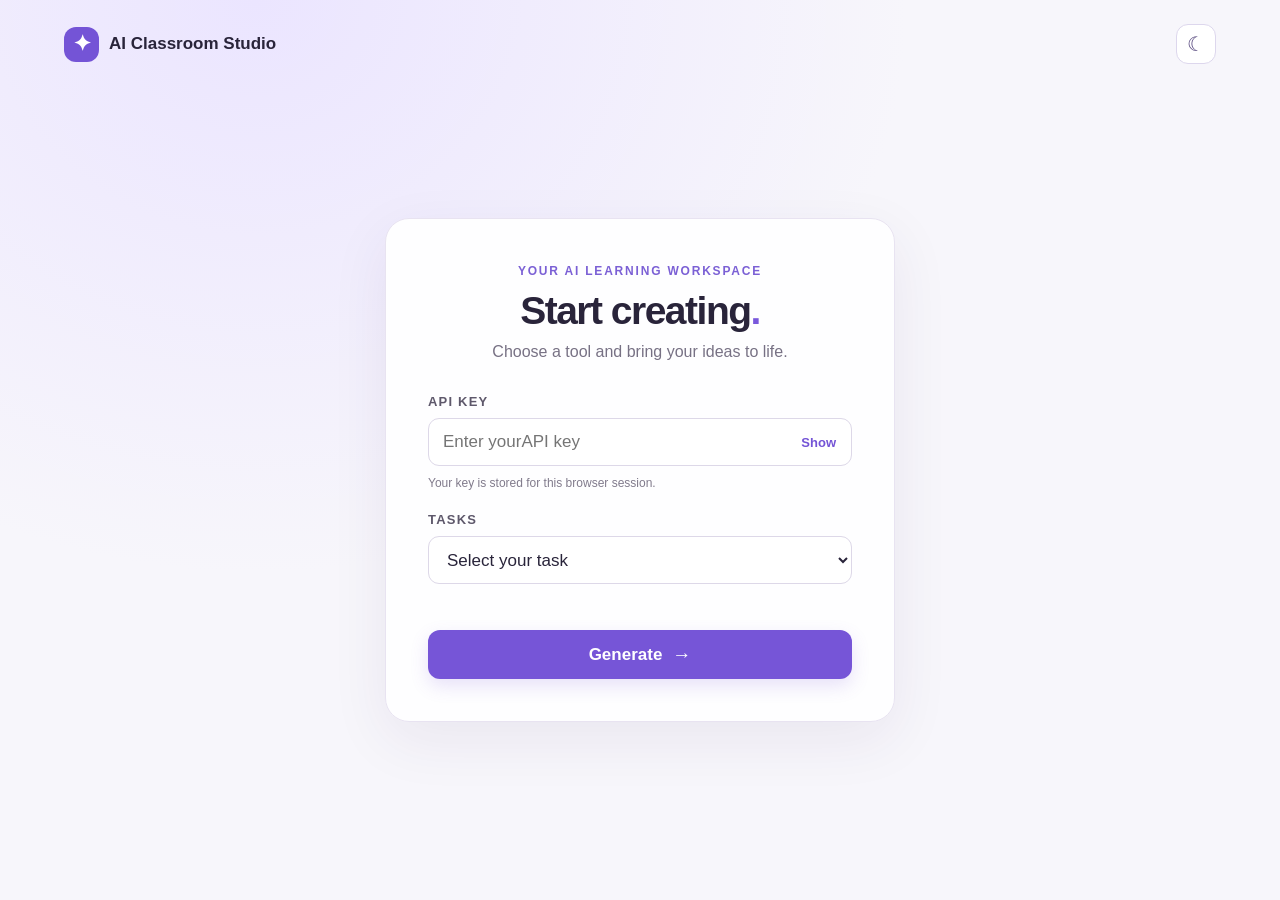
<file: index.html>
<!DOCTYPE html>
<html lang="en">
<head>
    <meta charset="UTF-8">
    <meta name="viewport" content="width=device-width, initial-scale=1.0">
    <meta name="description" content="AI Classroom Studio">
    <title>AI Classroom Studio</title>
    <link rel="stylesheet" href="assets/css/main.css">
    <script src="assets/js/main.js" defer></script>
</head>
<body>
    <div class="page-container">
        <header class="header">
            <a href="./index.html" class="logo">
                <span class="logo-icon">✦</span>
                <span>AI Classroom Studio</span>
            </a>
            <button type="button" class="theme-toggle" id="themeToggle"
                    aria-label="Switch to dark mode">☾</button>
        </header>

        <main class="main-content">
            <section class="card">
                <div class="card-heading">
                    <span class="eyebrow">YOUR AI LEARNING WORKSPACE</span>
                    <h1>Start creating<span class="accent">.</span></h1>
                    <p>Choose a tool and bring your ideas to life.</p>
                </div>

                <form id="launchForm" novalidate>
                    <div class="form-group">
                        <label for="apiKey">API KEY</label>
                        <div class="input-container">
                            <input type="password" id="apiKey"
                                   placeholder="Enter yourAPI key"
                                   autocomplete="off" required>
                            <button type="button" id="toggleKey"
                                    class="show-key">Show</button>
                        </div>
                        <small class="hint">Your key is stored for this browser session.</small>
                    </div>

                    <div class="form-group">
                        <label for="taskSelect">TASKS</label>
                        <div class="select-container">
                            <select id="taskSelect" name="task" required>
                                <option value="" selected disabled>Select your task</option>
                                <option value="1">AI Resume Builder</option>
                                <option value="2">AI-Powered Notes Generator</option>
                                <option value="3">AI Presentation Generator</option>
                                <option value="4">AI Mind Map Generator</option>
                                <option value="5">Google Sheets as Backend</option>
                                <option value="6">AI Quiz Generator</option>
                                <option value="7">AI Subject Doubt-Solving Chatbot</option>
                                <option value="8">AI Flashcard Generator</option>
                                <option value="9">AI Study Planner</option>
                                <option value="10">AI Notes Summarizer from Photos</option>
                            </select>
                        </div>
                    </div>

                    <p id="errorMessage" class="error-message"
                       role="alert" aria-live="polite"></p>

                    <button type="submit" id="generateBtn"
                            class="generate-button">
                        <span>Generate</span>
                        <span class="arrow">→</span>
                    </button>
                </form>
            </section>
        </main>

        <footer class="footer">AI Classroom Studio</footer>
    </div>
</body>
</html>
</file>
<file: assets/css/main.css>
* {
    box-sizing: border-box;
}

:root {
    font-family: Arial, Helvetica, sans-serif;
    color: #29243a;
    background: #f7f6fb;
    font-size: 16px;
}

body {
    margin: 0;
    min-height: 100vh;
    background: radial-gradient(ellipse at 20% 0%, #ebe5ff, transparent 45%), #f7f6fb;
    color: #29243a;
    transition: background .2s, color .2s;
}

button, input, select {
    font: inherit;
}

.page-container {
    min-height: 100vh;
    display: flex;
    flex-direction: column;
    padding: 24px clamp(18px, 5vw, 72px);
}

.header {
    width: 100%;
    max-width: 1160px;
    margin: 0 auto;
    display: flex;
    align-items: center;
    justify-content: space-between;
}

.logo {
    display: flex;
    align-items: center;
    gap: 10px;
    color: inherit;
    text-decoration: none;
    font-weight: 750;
    font-size: 17px;
}

.logo-icon {
    display: grid;
    place-items: center;
    width: 35px;
    height: 35px;
    border-radius: 12px;
    background: #7454d6;
    color: white;
    font-size: 22px;
}

.theme-toggle {
    width: 40px;
    height: 40px;
    border: 1px solid #ddd7ed;
    border-radius: 12px;
    background: white;
    color: #55467d;
    cursor: pointer;
    font-size: 20px;
}

.main-content {
    flex: 1;
    display: grid;
    place-items: center;
    padding: 38px 0;
}

.card {
    width: min(100%, 510px);
    padding: clamp(25px, 5vw, 42px);
    border: 1px solid #e8e3f1;
    border-radius: 24px;
    background: rgba(255, 255, 255, .93);
    box-shadow: 0 18px 60px #32235c12;
}

.card-heading {
    text-align: center;
    margin-bottom: 30px;
}

.eyebrow {
    font-size: 12px;
    font-weight: 800;
    letter-spacing: 1.8px;
    color: #7b60d5;
}

h1 {
    font-size: clamp(30px, 5vw, 39px);
    font-weight: 800;
    letter-spacing: -1.5px;
    line-height: 1.15;
    margin: 10px 0 7px;
}

.accent {
    color: #7958dc;
}

.card-heading p {
    margin: 0;
    color: #777184;
    font-size: 16px;
    line-height: 1.5;
}

.form-group {
    margin: 20px 0;
}

.form-group label {
    display: block;
    margin-bottom: 9px;
    font-size: 13px;
    font-weight: 800;
    letter-spacing: 1.2px;
    color: #5e586b;
}

.input-container, .select-container {
    position: relative;
    display: flex;
    align-items: center;
}

input, select {
    width: 100%;
    min-height: 48px;
    padding: 12px 14px;
    border: 1px solid #ddd8e8;
    border-radius: 11px;
    background: white;
    color: #29243a;
    outline: none;
    font-size: 17px;
}

.input-container input {
    padding-right: 68px;
}

input:focus, select:focus {
    border-color: #8c70e3;
    box-shadow: 0 0 0 3px #8c70e31c;
}

.show-key {
    position: absolute;
    right: 10px;
    border: 0;
    background: transparent;
    color: #7454d6;
    font-size: 13px;
    font-weight: 700;
    cursor: pointer;
}

.hint {
    display: block;
    margin-top: 8px;
    color: #817b8c;
    font-size: 12px;
    line-height: 1.5;
}

select {
    cursor: pointer;
}

.error-message {
    min-height: 18px;
    margin: 8px 0;
    color: #c03952;
    font-size: 12px;
}

.generate-button {
    width: 100%;
    min-height: 49px;
    display: flex;
    align-items: center;
    justify-content: center;
    gap: 10px;
    border: 0;
    border-radius: 12px;
    background: #7655d7;
    color: white;
    font-size: 17px;
    font-weight: 750;
    cursor: pointer;
    box-shadow: 0 7px 18px #7655d72b;
    transition: transform .15s, background .15s;
}

.generate-button:hover {
    background: #6543c8;
    transform: translateY(-1px);
}

.arrow {
    font-size: 19px;
}

/* Hide the bottom footer */
.footer {
    display: none !important;
}

body.dark {
    background: radial-gradient(ellipse at 20% 0%, #30254d, transparent 48%), #171421;
    color: #f2effa;
}

body.dark .card {
    background: #211d2d;
    border-color: #393247;
    box-shadow: 0 18px 60px #0004;
}

body.dark .theme-toggle,
body.dark input,
body.dark select {
    background: #292436;
    color: #f2effa;
    border-color: #454052;
}

body.dark .form-group label {
    color: #d2cce0;
}

body.dark .card-heading p,
body.dark .hint {
    color: #aaa3b8;
}

@media (max-width: 560px) {
    .page-container {
        padding: 18px;
    }

    .card {
        padding: 25px 22px;
        border-radius: 19px;
    }

    .main-content {
        padding: 28px 0;
    }

    .eyebrow {
        font-size: 11px;
    }

    h1 {
        font-size: clamp(30px, 7vw, 36px);
    }

    .card-heading p {
        font-size: 14px;
    }

    .form-group label {
        font-size: 12px;
    }

    input, select {
        min-height: 48px;
        font-size: 16px;
    }

    .generate-button {
        min-height: 49px;
        font-size: 16px;
    }
}
</file>
<file: tasks/task06-quiz_generator/task06.css>
:root {
    --bg: #f7f6fb;
    --surface: #ffffff;
    --text: #202033;
    --muted: #7d8199;
    --primary: #7747e8;
    --primary-dark: #6130c7;
    --border: #e6e0f3;
    --soft: #f9f7fd;
    --success: #15965e;
    --danger: #dc3545;
    --shadow: 0 12px 45px rgba(43, 30, 78, 0.045);
}

* {
    box-sizing: border-box;
}

html {
    scroll-behavior: smooth;
}

body {
    margin: 0;
    background: var(--bg);
    color: var(--text);
    font-family: Inter, "Segoe UI", Arial, sans-serif;
    font-size: 15px;
    line-height: 1.6;
    transition: background .2s, color .2s;
}

body.dark {
    --bg: #15131e;
    --surface: #211e2c;
    --text: #f4f1fb;
    --muted: #aaa5bd;
    --primary: #a78bfa;
    --primary-dark: #8b5cf6;
    --border: #383145;
    --soft: #292535;
    --shadow: 0 12px 45px rgba(0, 0, 0, .2);
}

button, input, textarea, select {
    font: inherit;
}

button, a {
    -webkit-tap-highlight-color: transparent;
}

a {
    color: inherit;
    text-decoration: none;
}

.topbar {
    width: 100%;
    min-height: 86px;
    padding: 14px max(4%, calc((100% - 1500px) / 2));
    background: var(--surface);
    border-bottom: 1px solid var(--border);
    display: flex;
    align-items: center;
    justify-content: space-between;
    gap: 20px;
}

.brand {
    display: inline-flex;
    align-items: center;
    gap: 12px;
    font-size: 21px;
    font-weight: 750;
    white-space: nowrap;
}

.brand-icon {
    width: 46px;
    height: 46px;
    border-radius: 13px;
    display: grid;
    place-items: center;
    color: #fff;
    font-size: 27px;
    background: linear-gradient(135deg, #8c55f1, #6030c8);
    box-shadow: 0 5px 15px rgba(119, 71, 232, .2);
}

.header-right {
    display: flex;
    align-items: center;
    justify-content: flex-end;
    gap: 20px;
}

.task-label {
    color: var(--muted);
    padding-right: 20px;
    border-right: 1px solid var(--border);
}

.theme-toggle {
    width: 49px;
    height: 49px;
    border: 1px solid var(--border);
    background: var(--surface);
    color: var(--primary);
    border-radius: 13px;
    cursor: pointer;
    font-size: 23px;
}

.dashboard-link {
    color: var(--primary);
    font-weight: 650;
    white-space: nowrap;
}

.dashboard-link:hover,
.back-link:hover {
    color: var(--primary-dark);
}

.main-content {
    width: min(1500px, 92%);
    margin: 0 auto;
    padding: 48px 0 70px;
}

.page-heading {
    margin-bottom: 32px;
}

.eyebrow,
.step-label,
.examples-title {
    display: block;
    color: var(--primary);
    font-size: 13px;
    font-weight: 800;
    letter-spacing: 1.8px;
}

.page-heading h1 {
    margin: 7px 0 4px;
    font-size: clamp(32px, 4vw, 52px);
    line-height: 1.2;
    letter-spacing: -1.6px;
    font-weight: 800;
}

.accent {
    color: var(--primary);
}

.page-heading p,
.section-heading p,
.description {
    color: var(--muted);
    margin: 6px 0 0;
}

.workspace-grid {
    display: grid;
    grid-template-columns: minmax(0, 1.05fr) minmax(340px, .95fr);
    align-items: start;
    gap: 24px;
    width: 100%;
}

.card {
    background: var(--surface);
    border: 1px solid var(--border);
    border-radius: 22px;
    box-shadow: var(--shadow);
    padding: 28px;
    min-width: 0;
}

.section-heading {
    margin-bottom: 24px;
}

.section-heading h2,
.setup-card > h2 {
    font-size: 22px;
    line-height: 1.3;
    margin: 5px 0;
    letter-spacing: -.35px;
}

.form-group {
    margin-bottom: 22px;
    min-width: 0;
}

.form-group label {
    display: block;
    margin-bottom: 8px;
    font-size: 13px;
    font-weight: 800;
    letter-spacing: 1px;
}

input,
textarea,
select {
    width: 100%;
    min-width: 0;
    padding: 13px 15px;
    border: 1px solid var(--border);
    border-radius: 11px;
    background: var(--surface);
    color: var(--text);
    outline: none;
    transition: border-color .2s, box-shadow .2s;
}

input,
select {
    min-height: 48px;
}

textarea {
    min-height: 110px;
    resize: vertical;
    line-height: 1.55;
}

input::placeholder,
textarea::placeholder {
    color: var(--muted);
    opacity: .9;
}

input:focus,
textarea:focus,
select:focus {
    border-color: var(--primary);
    box-shadow: 0 0 0 3px rgba(119, 71, 232, .1);
}

.field-footer {
    display: flex;
    justify-content: space-between;
    gap: 10px;
    margin-top: 7px;
}

.field-footer small,
.hint {
    color: var(--muted);
    font-size: 12px;
}

.two-columns {
    display: grid;
    grid-template-columns: 1fr 1fr;
    gap: 16px;
}

.examples {
    margin: 8px 0 20px;
}

.examples-title {
    color: var(--muted);
    margin-bottom: 9px;
    letter-spacing: 1px;
}

.example-buttons {
    display: flex;
    flex-wrap: wrap;
    gap: 9px;
}

.example-button,
.secondary-button {
    background: var(--surface);
    color: var(--primary);
    border: 1px solid var(--border);
    border-radius: 10px;
    padding: 9px 14px;
    font-weight: 600;
    cursor: pointer;
    transition: .2s;
}

.example-button:hover,
.secondary-button:hover {
    border-color: var(--primary);
    background: var(--soft);
}

.primary-button {
    width: 100%;
    min-height: 54px;
    border: 0;
    border-radius: 13px;
    padding: 13px 20px;
    background: linear-gradient(110deg, #804be9, #6130c7);
    color: #fff;
    font-weight: 750;
    cursor: pointer;
    display: flex;
    align-items: center;
    justify-content: center;
    gap: 12px;
    box-shadow: 0 8px 20px rgba(119, 71, 232, .17);
    transition: transform .2s, opacity .2s;
}

.primary-button:hover {
    transform: translateY(-1px);
}

.primary-button:disabled {
    opacity: .6;
    cursor: wait;
    transform: none;
}

.error-message {
    color: var(--danger);
    font-size: 13px;
    min-height: 0;
    margin: 0 0 12px;
}

.error-message:empty {
    display: none;
}

.welcome-card {
    min-height: 390px;
    display: flex;
    flex-direction: column;
    align-items: center;
    justify-content: center;
    text-align: center;
    padding: 42px 28px;
}

.welcome-illustration {
    width: 68px;
    height: 68px;
    border-radius: 21px;
    display: grid;
    place-items: center;
    color: var(--primary);
    background: #f0eaff;
    font-size: 35px;
    margin-bottom: 12px;
}

body.dark .welcome-illustration {
    background: #36294f;
}

.welcome-card h2 {
    font-size: 21px;
    margin: 0 0 4px;
}

.welcome-card > p {
    color: var(--muted);
    max-width: 350px;
    margin: 0 auto 22px;
}

.feature-list {
    display: grid;
    gap: 9px;
    text-align: left;
    color: var(--muted);
}

.feature-list div {
    display: flex;
    align-items: center;
    gap: 11px;
}

.feature-list span {
    display: grid;
    place-items: center;
    width: 22px;
    height: 22px;
    border-radius: 50%;
    background: #e5f6ed;
    color: #14834d;
    font-size: 13px;
    font-weight: 800;
}

@media (max-width: 850px) {
    .workspace-grid {
        grid-template-columns: 1fr;
    }

    .welcome-card {
        min-height: 300px;
    }
}

@media (max-width: 560px) {
    .topbar {
        min-height: 72px;
        padding: 10px 4%;
        gap: 10px;
    }

    .brand {
        font-size: 17px;
        gap: 8px;
    }

    .brand-icon {
        width: 38px;
        height: 38px;
        font-size: 23px;
    }

    .header-right {
        gap: 9px;
    }

    .task-label {
        display: none;
    }

    .theme-toggle {
        width: 40px;
        height: 40px;
    }

    .dashboard-link {
        font-size: 13px;
    }

    .main-content {
        width: 92%;
        padding-top: 32px;
    }

    .card {
        padding: 20px;
        border-radius: 17px;
    }

    .two-columns {
        grid-template-columns: 1fr;
        gap: 0;
    }
}
</file>
<file: tasks/task07-doubt_chatbot/task07.css>
:root {
  --bg: #f6f5fc;
  --surface: #ffffff;
  --surface-soft: #f8f7fd;
  --primary: #7865d9;
  --primary-dark: #6250c3;
  --primary-light: #eeeaff;
  --text: #242238;
  --muted: #77748c;
  --border: #e9e6f2;
  --user-bubble: #7865d9;
  --assistant-bubble: #ffffff;
  --danger: #d94c62;
  --shadow: 0 8px 30px rgba(39, 28, 91, 0.06);
}

* {
  box-sizing: border-box;
}

[hidden] {
  display: none !important;
}

body {
  margin: 0;
  min-height: 100vh;
  font-family: Inter, "Segoe UI", Arial, sans-serif;
  background: var(--bg);
  color: var(--text);
  transition: background 0.2s, color 0.2s;
}

body.dark {
  --bg: #151421;
  --surface: #201e2d;
  --surface-soft: #272438;
  --primary: #a394ff;
  --primary-dark: #8d7af2;
  --primary-light: #342d53;
  --text: #f0eef9;
  --muted: #aaa6c0;
  --border: #373348;
  --user-bubble: #6553c5;
  --assistant-bubble: #292638;
  --danger: #ff8294;
  --shadow: 0 8px 30px rgba(0, 0, 0, 0.18);
}

button,
textarea {
  font: inherit;
}

button {
  cursor: pointer;
}

.app-container {
  min-height: 100vh;
}

/* Header */
.topbar {
  height: 76px;
  display: flex;
  align-items: center;
  justify-content: space-between;
  padding: 0 30px;
  background: var(--surface);
  border-bottom: 1px solid var(--border);
}

.brand,
.header-actions,
.chat-heading {
  display: flex;
  align-items: center;
}

.brand {
  gap: 12px;
}

.brand-icon,
.bot-avatar {
  width: 42px;
  height: 42px;
  border-radius: 13px;
  display: grid;
  place-items: center;
  background: linear-gradient(135deg, #8f7cf2, #6250c3);
  color: white;
  font-weight: 800;
  letter-spacing: -0.5px;
}

.brand h2 {
  font-size: 16px;
  margin: 0 0 3px;
}

.brand span {
  color: var(--muted);
  font-size: 12px;
}

.header-actions {
  gap: 12px;
}

.back-button,
.icon-button {
  height: 40px;
  border: 1px solid var(--border);
  border-radius: 10px;
  background: var(--surface);
  color: var(--text);
  transition: background 0.2s, transform 0.2s;
}

.back-button {
  padding: 0 15px;
  display: inline-flex;
  align-items: center;
  gap: 8px;
  font-size: 13px;
  font-weight: 650;
}

.back-button span {
  font-size: 19px;
  line-height: 1;
}

.back-button:hover,
.icon-button:hover {
  background: var(--surface-soft);
  transform: translateY(-1px);
}

.icon-button {
  width: 40px;
  font-size: 20px;
}

/* Main layout */
.main-layout {
  height: calc(100vh - 76px);
  min-height: 500px;
  display: grid;
  grid-template-columns: 270px minmax(0, 1fr);
  padding: 22px;
  gap: 20px;
}

.sidebar,
.chat-panel {
  background: var(--surface);
  border: 1px solid var(--border);
  border-radius: 17px;
  box-shadow: var(--shadow);
  min-height: 0;
}

.sidebar {
  display: flex;
  flex-direction: column;
  padding: 19px 14px 14px;
}

.sidebar-heading {
  display: flex;
  align-items: center;
  justify-content: space-between;
  padding: 0 5px 15px;
}

.sidebar-heading h3 {
  font-size: 14px;
  margin: 0;
}

.history-count {
  min-width: 24px;
  height: 24px;
  display: grid;
  place-items: center;
  border-radius: 8px;
  background: var(--primary-light);
  color: var(--primary);
  font-size: 12px;
  font-weight: 700;
}

.new-chat-button {
  width: 100%;
  height: 42px;
  border: 0;
  border-radius: 10px;
  background: var(--primary);
  color: #fff;
  font-size: 13px;
  font-weight: 650;
  display: flex;
  align-items: center;
  justify-content: center;
  gap: 8px;
  transition: background 0.2s;
}

.new-chat-button:hover,
.send-button:hover {
  background: var(--primary-dark);
}

.new-chat-button span {
  font-size: 20px;
  line-height: 1;
}

.history-list {
  flex: 1;
  min-height: 0;
  overflow-y: auto;
  padding-top: 13px;
}

.history-empty {
  padding: 15px 7px;
  color: var(--muted);
  font-size: 12px;
  line-height: 1.6;
  text-align: center;
}

.history-item {
  display: flex;
  align-items: center;
  gap: 5px;
  margin-bottom: 5px;
  border-radius: 9px;
}

.history-item.active {
  background: var(--primary-light);
}

.history-open {
  min-width: 0;
  flex: 1;
  padding: 11px 9px;
  border: 0;
  background: transparent;
  color: var(--text);
  text-align: left;
  overflow: hidden;
}

.history-title {
  display: block;
  font-size: 12px;
  white-space: nowrap;
  overflow: hidden;
  text-overflow: ellipsis;
}

.history-date {
  display: block;
  color: var(--muted);
  font-size: 10px;
  margin-top: 4px;
}

.delete-history {
  width: 29px;
  height: 29px;
  margin-right: 5px;
  border: 0;
  border-radius: 7px;
  background: transparent;
  color: var(--muted);
  font-size: 17px;
}

.delete-history:hover {
  background: rgba(217, 76, 98, 0.1);
  color: var(--danger);
}

.sidebar-footer {
  padding-top: 12px;
  border-top: 1px solid var(--border);
  display: grid;
  gap: 5px;
}

.sidebar-action {
  width: 100%;
  padding: 9px 8px;
  display: flex;
  align-items: center;
  gap: 9px;
  border: 0;
  border-radius: 8px;
  background: transparent;
  color: var(--muted);
  text-align: left;
  font-size: 11px;
}

.sidebar-action:hover {
  background: var(--surface-soft);
  color: var(--text);
}

.sidebar-action.danger:hover {
  color: var(--danger);
}

/* Chat panel */
.chat-panel {
  display: flex;
  flex-direction: column;
  overflow: hidden;
}

.chat-heading {
  flex-shrink: 0;
  gap: 12px;
  padding: 17px 22px;
  border-bottom: 1px solid var(--border);
}

.chat-heading h1 {
  margin: 0 0 5px;
  font-size: 16px;
}

.chat-heading p {
  margin: 0;
  font-size: 11px;
  color: var(--muted);
}

.online-dot {
  display: inline-block;
  width: 7px;
  height: 7px;
  margin-right: 4px;
  border-radius: 50%;
  background: #36b982;
}

.messages {
  flex: 1;
  min-height: 0;
  overflow-y: auto;
  padding: 25px clamp(15px, 5%, 65px);
  display: flex;
  flex-direction: column;
  gap: 19px;
}

.welcome-message {
  margin: auto;
  max-width: 520px;
  width: 100%;
  text-align: center;
  padding: 20px 0;
}

.welcome-icon {
  width: 55px;
  height: 55px;
  display: grid;
  place-items: center;
  margin: 0 auto 16px;
  border-radius: 18px;
  background: var(--primary-light);
  color: var(--primary);
  font-size: 27px;
}

.welcome-message h2 {
  margin: 0 0 9px;
  font-size: 20px;
}

.welcome-message p {
  margin: 0;
  color: var(--muted);
  font-size: 13px;
  line-height: 1.6;
}

.suggestions {
  display: grid;
  grid-template-columns: repeat(2, minmax(0, 1fr));
  gap: 10px;
  margin-top: 24px;
}

.suggestion-button {
  min-height: 51px;
  padding: 10px 12px;
  border: 1px solid var(--border);
  border-radius: 10px;
  background: var(--surface-soft);
  color: var(--text);
  font-size: 11px;
  line-height: 1.5;
  transition: border 0.2s, transform 0.2s;
}

.suggestion-button:hover {
  border-color: var(--primary);
  transform: translateY(-1px);
}

/* Messages */
.message {
  display: flex;
  gap: 10px;
  max-width: 88%;
  align-items: flex-start;
}

.message.user {
  align-self: flex-end;
  flex-direction: row-reverse;
}

.message.assistant {
  align-self: flex-start;
}

.message-avatar {
  width: 30px;
  height: 30px;
  flex: 0 0 30px;
  border-radius: 10px;
  display: grid;
  place-items: center;
  font-size: 10px;
  font-weight: 800;
  background: var(--primary-light);
  color: var(--primary);
}

.message.user .message-avatar {
  background: var(--primary);
  color: #fff;
}

.message-content {
  min-width: 0;
}

.message-bubble {
  padding: 12px 15px;
  border-radius: 4px 13px 13px 13px;
  background: var(--assistant-bubble);
  border: 1px solid var(--border);
  color: var(--text);
  font-size: 13px;
  line-height: 1.7;
  overflow-wrap: anywhere;
}

.message.user .message-bubble {
  background: var(--user-bubble);
  border-color: transparent;
  color: #fff;
  border-radius: 13px 4px 13px 13px;
}

.message-bubble p {
  margin: 0 0 9px;
}

.message-bubble p:last-child {
  margin-bottom: 0;
}

.message-bubble ul,
.message-bubble ol {
  padding-left: 21px;
  margin: 5px 0 10px;
}

.message-bubble pre {
  padding: 12px;
  border-radius: 8px;
  background: var(--surface-soft);
  overflow-x: auto;
  font-size: 12px;
}

.message-bubble code {
  font-family: Consolas, monospace;
  background: var(--surface-soft);
  padding: 2px 4px;
  border-radius: 4px;
}

.message.user .message-bubble code {
  background: rgba(255, 255, 255, 0.17);
}

.message-bubble pre code {
  background: transparent;
  padding: 0;
}

.message-actions {
  display: flex;
  justify-content: flex-start;
  margin-top: 5px;
}

.copy-button {
  border: 0;
  padding: 4px 7px;
  background: transparent;
  color: var(--muted);
  font-size: 10px;
}

.copy-button:hover {
  color: var(--primary);
}

.typing-indicator {
  display: flex;
  gap: 4px;
  align-items: center;
  min-height: 20px;
}

.typing-indicator span {
  width: 6px;
  height: 6px;
  border-radius: 50%;
  background: var(--muted);
  animation: bounce 1s infinite ease-in-out;
}

.typing-indicator span:nth-child(2) {
  animation-delay: 0.15s;
}

.typing-indicator span:nth-child(3) {
  animation-delay: 0.3s;
}

@keyframes bounce {
  0%, 60%, 100% { transform: translateY(0); }
  30% { transform: translateY(-5px); }
}

/* Input */
.error-message {
  margin: 0 25px 10px;
  padding: 10px 12px;
  border: 1px solid rgba(217, 76, 98, 0.3);
  border-radius: 8px;
  background: rgba(217, 76, 98, 0.08);
  color: var(--danger);
  font-size: 12px;
}

.chat-form {
  flex-shrink: 0;
  padding: 12px clamp(15px, 5%, 65px) 15px;
  border-top: 1px solid var(--border);
}

.input-wrapper {
  display: flex;
  align-items: flex-end;
  gap: 10px;
  padding: 9px;
  border: 1px solid var(--border);
  border-radius: 13px;
  background: var(--surface-soft);
}

.input-wrapper:focus-within {
  border-color: var(--primary);
}

.input-wrapper textarea {
  flex: 1;
  min-width: 0;
  max-height: 150px;
  resize: none;
  padding: 7px 5px;
  border: 0;
  outline: 0;
  background: transparent;
  color: var(--text);
  font-size: 13px;
  line-height: 1.5;
}

.input-wrapper textarea::placeholder {
  color: var(--muted);
}

.send-button {
  height: 37px;
  padding: 0 15px;
  display: inline-flex;
  align-items: center;
  justify-content: center;
  gap: 7px;
  border: 0;
  border-radius: 9px;
  background: var(--primary);
  color: white;
  font-size: 12px;
  font-weight: 700;
  transition: background 0.2s;
}

.send-button:disabled {
  cursor: not-allowed;
  opacity: 0.6;
}

.input-footer {
  display: flex;
  justify-content: space-between;
  gap: 10px;
  padding: 8px 2px 0;
  color: var(--muted);
  font-size: 10px;
}

/* Responsive */
@media (max-width: 760px) {
  .topbar {
    height: 68px;
    padding: 0 15px;
  }

  .main-layout {
    height: calc(100vh - 68px);
    padding: 10px;
    grid-template-columns: 1fr;
    gap: 10px;
  }

  .sidebar {
    max-height: 150px;
    min-height: 0;
    padding: 10px;
  }

  .sidebar-heading {
    padding-bottom: 8px;
  }

  .history-list {
    display: flex;
    gap: 6px;
    overflow-x: auto;
    flex: 1;
    padding-top: 8px;
  }

  .history-item {
    flex: 0 0 160px;
    align-self: flex-start;
  }

  .history-empty {
    padding: 8px;
  }

  .sidebar-footer {
    display: flex;
    padding-top: 7px;
  }

  .sidebar-action {
    width: auto;
    flex: 1;
    font-size: 10px;
  }

  .chat-panel {
    min-height: 0;
  }

  .messages {
    padding: 15px;
  }

  .message {
    max-width: 96%;
  }

  .chat-form {
    padding: 10px 12px;
  }
}

@media (max-width: 430px) {
  .brand-icon {
    width: 36px;
    height: 36px;
  }

  .brand h2 {
    font-size: 14px;
  }

  .brand span {
    font-size: 10px;
  }

  .back-button {
    padding: 0 10px;
    font-size: 12px;
  }

  .suggestions {
    grid-template-columns: 1fr;
  }

  .input-footer {
    font-size: 9px;
  }
}
</file>
<file: tasks/task08-flashcard_generator/task08.css>
:root {
  --bg: #f6f5fc;
  --surface: #fff;
  --soft: #f9f8fe;
  --text: #29263d;
  --muted: #77738d;
  --border: #e8e5f1;
  --primary: #7965d9;
  --primary-hover: #6552c5;
  --primary-soft: #efebff;
  --green: #229d70;
  --green-soft: #e7f8f0;
  --orange: #c8872e;
  --orange-soft: #fff4e2;
  --red: #d94c62;
  --shadow: 0 8px 28px rgba(42, 32, 96, .06);
}

* {
  box-sizing: border-box;
}

[hidden] {
  display: none !important;
}

body {
  margin: 0;
  background: var(--bg);
  color: var(--text);
  font-family: Inter, "Segoe UI", Arial, sans-serif;
  transition: background .2s, color .2s;
}

body.dark {
  --bg: #151421;
  --surface: #211f2e;
  --soft: #292638;
  --text: #f0eef9;
  --muted: #aaa6c0;
  --border: #39354b;
  --primary: #a394ff;
  --primary-hover: #b3a6ff;
  --primary-soft: #342d53;
  --green: #62d6a4;
  --green-soft: #1c3b32;
  --orange: #f3bc69;
  --orange-soft: #493822;
  --red: #ff8294;
  --shadow: 0 8px 28px rgba(0, 0, 0, .2);
}

button, input, textarea, select {
  font: inherit;
}

button {
  cursor: pointer;
}

.app {
  min-height: 100vh;
}

.topbar {
  height: 74px;
  display: flex;
  align-items: center;
  justify-content: space-between;
  padding: 0 30px;
  background: var(--surface);
  border-bottom: 1px solid var(--border);
}

.brand {
  display: inline-flex;
  align-items: center;
  gap: 11px;
  text-decoration: none;
  color: var(--text);
}

.brand-logo {
  width: 40px;
  height: 40px;
  display: grid;
  place-items: center;
  border-radius: 13px;
  color: #fff;
  font-size: 14px;
  font-weight: 800;
  background: linear-gradient(135deg, #a394ff, #6552c5);
}

.brand strong,
.brand small {
  display: block;
}

.brand strong {
  font-size: 15px;
}

.brand small {
  margin-top: 3px;
  color: var(--muted);
  font-size: 11px;
}

.header-actions {
  display: flex;
  align-items: center;
  gap: 10px;
}

.back-button,
.theme-button,
.secondary-button {
  min-height: 39px;
  border: 1px solid var(--border);
  border-radius: 10px;
  background: var(--surface);
  color: var(--text);
  transition: background .2s, transform .2s, border-color .2s;
}

.back-button {
  padding: 0 14px;
  display: inline-flex;
  align-items: center;
  gap: 7px;
  font-size: 12px;
  font-weight: 650;
}

.back-button span {
  font-size: 18px;
}

.theme-button {
  width: 40px;
  font-size: 19px;
}

.back-button:hover,
.theme-button:hover,
.secondary-button:hover {
  background: var(--soft);
  border-color: var(--primary);
  transform: translateY(-1px);
}

/* Layout */

.layout {
  max-width: 1500px;
  min-height: calc(100vh - 74px);
  margin: auto;
  padding: 24px;
  display: grid;
  grid-template-columns: 245px minmax(0, 1fr);
  gap: 22px;
}

.sidebar {
  min-height: 540px;
  align-self: stretch;
  display: flex;
  flex-direction: column;
  padding: 17px 13px;
  background: var(--surface);
  border: 1px solid var(--border);
  border-radius: 16px;
  box-shadow: var(--shadow);
}

.sidebar-title {
  display: flex;
  align-items: center;
  justify-content: space-between;
  padding: 2px 5px 15px;
}

.sidebar-title h2 {
  margin: 0;
  font-size: 14px;
}

.sidebar-title p {
  margin: 5px 0 0;
  color: var(--muted);
  font-size: 11px;
}

.set-count {
  min-width: 25px;
  height: 25px;
  display: grid;
  place-items: center;
  border-radius: 8px;
  background: var(--primary-soft);
  color: var(--primary);
  font-size: 11px;
  font-weight: 700;
}

.new-set-button,
.generate-button {
  border: 0;
  border-radius: 10px;
  background: var(--primary);
  color: white;
  font-weight: 700;
  transition: background .2s, transform .2s;
}

.new-set-button {
  width: 100%;
  min-height: 40px;
  font-size: 12px;
}

.new-set-button span {
  font-size: 18px;
  vertical-align: -1px;
}

.new-set-button:hover,
.generate-button:hover:not(:disabled) {
  background: var(--primary-hover);
  transform: translateY(-1px);
}

.saved-sets {
  flex: 1;
  min-height: 100px;
  overflow-y: auto;
  padding-top: 12px;
}

.empty-history {
  padding: 10px 5px;
  color: var(--muted);
  text-align: center;
  font-size: 11px;
  line-height: 1.6;
}

.saved-set {
  display: flex;
  align-items: center;
  gap: 4px;
  margin-bottom: 5px;
  border-radius: 9px;
}

.saved-set.active {
  background: var(--primary-soft);
}

.saved-set-open {
  flex: 1;
  min-width: 0;
  padding: 10px 8px;
  border: 0;
  background: transparent;
  color: var(--text);
  text-align: left;
}

.saved-set-name {
  display: block;
  overflow: hidden;
  white-space: nowrap;
  text-overflow: ellipsis;
  font-size: 11px;
  font-weight: 650;
}

.saved-set-meta {
  display: block;
  margin-top: 4px;
  color: var(--muted);
  font-size: 10px;
}

.delete-set {
  width: 28px;
  height: 28px;
  margin-right: 4px;
  border: 0;
  border-radius: 7px;
  background: transparent;
  color: var(--muted);
  font-size: 17px;
}

.delete-set:hover {
  background: rgba(217, 76, 98, .1);
  color: var(--red);
}

.clear-history-button {
  padding: 10px 5px 3px;
  border: 0;
  border-top: 1px solid var(--border);
  background: transparent;
  color: var(--muted);
  text-align: left;
  font-size: 11px;
}

.clear-history-button:hover {
  color: var(--red);
}

/* Workspace */

.workspace {
  min-width: 0;
}

.page-heading {
  margin: 4px 0 22px;
}

.eyebrow {
  color: var(--primary);
  font-size: 10px;
  font-weight: 800;
  letter-spacing: 1.4px;
}

.page-heading h1 {
  margin: 8px 0 6px;
  font-size: clamp(23px, 3vw, 31px);
  letter-spacing: -.6px;
}

.page-heading p {
  margin: 0;
  color: var(--muted);
  font-size: 13px;
  line-height: 1.6;
}

.setup-grid {
  display: grid;
  grid-template-columns: minmax(0, 1.5fr) minmax(230px, .8fr);
  align-items: start;
  gap: 18px;
}

.setup-card,
.tips-card,
.examples-card,
.welcome-card,
.progress-card {
  background: var(--surface);
  border: 1px solid var(--border);
  border-radius: 15px;
  box-shadow: var(--shadow);
}

.setup-card {
  padding: 23px;
}

.section-heading {
  display: flex;
  align-items: center;
  gap: 11px;
  margin-bottom: 22px;
}

.heading-icon {
  width: 39px;
  height: 39px;
  display: grid;
  place-items: center;
  border-radius: 12px;
  background: var(--primary-soft);
  color: var(--primary);
  font-size: 21px;
}

.section-heading h2 {
  margin: 0 0 4px;
  font-size: 16px;
}

.section-heading p {
  margin: 0;
  color: var(--muted);
  font-size: 11px;
}

.field {
  margin-bottom: 16px;
}

.field label {
  display: block;
  margin-bottom: 7px;
  font-size: 12px;
  font-weight: 650;
}

.required {
  color: var(--red);
}

.optional,
.field-hint {
  color: var(--muted);
  font-size: 10px;
  font-weight: 400;
}

.field input,
.field textarea,
.field select {
  width: 100%;
  padding: 11px 12px;
  border: 1px solid var(--border);
  border-radius: 9px;
  outline: none;
  background: var(--soft);
  color: var(--text);
  font-size: 12px;
  transition: border-color .2s, box-shadow .2s;
}

.field textarea {
  resize: vertical;
  min-height: 115px;
  line-height: 1.55;
}

.field input:focus,
.field textarea:focus,
.field select:focus {
  border-color: var(--primary);
  box-shadow: 0 0 0 3px var(--primary-soft);
}

.field input::placeholder,
.field textarea::placeholder {
  color: var(--muted);
  opacity: .75;
}

.field-hint {
  display: block;
  margin-top: 6px;
  line-height: 1.5;
}

.form-row {
  display: grid;
  grid-template-columns: 1fr 1fr;
  gap: 13px;
}

.error-message {
  margin-bottom: 13px;
  padding: 10px 12px;
  border: 1px solid rgba(217, 76, 98, .3);
  border-radius: 8px;
  background: rgba(217, 76, 98, .08);
  color: var(--red);
  font-size: 11px;
  line-height: 1.5;
}

.generate-button {
  width: 100%;
  min-height: 44px;
  display: flex;
  justify-content: center;
  align-items: center;
  gap: 9px;
  font-size: 12px;
}

.generate-button:disabled {
  cursor: wait;
  opacity: .65;
}

/* Side cards */

.side-content {
  display: grid;
  gap: 15px;
}

.tips-card,
.examples-card {
  padding: 18px;
}

.tips-icon {
  font-size: 23px;
}

.tips-card h3,
.examples-card h3 {
  margin: 10px 0 8px;
  font-size: 14px;
}

.tips-card p {
  margin: 0;
  color: var(--muted);
  font-size: 11px;
  line-height: 1.6;
}

.tips-card ul {
  margin: 13px 0 0;
  padding-left: 18px;
  color: var(--muted);
  font-size: 11px;
  line-height: 2;
}

.topic-chips {
  display: flex;
  flex-wrap: wrap;
  gap: 7px;
}

.topic-chips button {
  padding: 7px 9px;
  border: 1px solid var(--border);
  border-radius: 20px;
  background: var(--soft);
  color: var(--text);
  font-size: 10px;
}

.topic-chips button:hover {
  border-color: var(--primary);
  color: var(--primary);
}

/* Welcome */

.welcome-card {
  margin-top: 19px;
  padding: 20px;
  display: flex;
  align-items: center;
  gap: 14px;
}

.welcome-symbol {
  width: 39px;
  height: 39px;
  flex-shrink: 0;
  display: grid;
  place-items: center;
  border-radius: 12px;
  background: var(--primary-soft);
  color: var(--primary);
  font-size: 21px;
}

.welcome-card h2 {
  margin: 0 0 5px;
  font-size: 13px;
}

.welcome-card p {
  margin: 0;
  color: var(--muted);
  font-size: 11px;
  line-height: 1.5;
}

/* Study mode */

.study-section {
  padding-bottom: 20px;
}

.study-header {
  display: flex;
  align-items: center;
  justify-content: space-between;
  gap: 15px;
  margin: 4px 0 18px;
}

.study-title {
  min-width: 0;
}

.text-button {
  border: 0;
  padding: 5px 0;
  background: transparent;
  color: var(--primary);
  font-size: 11px;
  font-weight: 650;
}

.text-button:hover {
  text-decoration: underline;
}

.study-title h2 {
  margin: 7px 0 4px;
  font-size: 21px;
  overflow-wrap: anywhere;
}

.study-title p {
  margin: 0;
  color: var(--muted);
  font-size: 11px;
}

.study-actions {
  display: flex;
  gap: 8px;
  flex-wrap: wrap;
  justify-content: flex-end;
}

.secondary-button {
  padding: 0 12px;
  font-size: 11px;
  font-weight: 600;
}

.progress-card {
  padding: 15px 18px;
  margin-bottom: 20px;
}

.progress-top {
  display: flex;
  align-items: center;
  justify-content: space-between;
  gap: 10px;
  margin-bottom: 11px;
}

.progress-label {
  display: block;
  margin-bottom: 4px;
  color: var(--muted);
  font-size: 10px;
}

.progress-top strong {
  font-size: 12px;
}

.progress-stats {
  display: flex;
  gap: 13px;
  flex-wrap: wrap;
  font-size: 10px;
}

.known-stat {
  color: var(--green);
}

.review-stat {
  color: var(--orange);
}

.progress-track {
  height: 7px;
  overflow: hidden;
  border-radius: 10px;
  background: var(--soft);
}

.progress-bar {
  width: 0;
  height: 100%;
  border-radius: inherit;
  background: linear-gradient(90deg, #a394ff, #6552c5);
  transition: width .25s ease;
}

.flashcard-area {
  max-width: 690px;
  margin: 0 auto;
  text-align: center;
}

.flip-hint {
  margin: 0 0 9px;
  padding: 5px 10px;
  border: 0;
  background: transparent;
  color: var(--muted);
  font-size: 10px;
}

.flashcard {
  display: block;
  width: 100%;
  height: 300px;
  padding: 0;
  perspective: 1200px;
  border: 0;
  border-radius: 19px;
  background: transparent;
  color: var(--text);
  text-align: center;
}

.flashcard-inner {
  position: relative;
  display: block;
  width: 100%;
  height: 100%;
  transform-style: preserve-3d;
  transition: transform .55s cubic-bezier(.2,.7,.2,1);
}

.flashcard.flipped .flashcard-inner {
  transform: rotateY(180deg);
}

.card-face {
  position: absolute;
  inset: 0;
  display: flex;
  flex-direction: column;
  justify-content: center;
  align-items: center;
  padding: 28px clamp(20px, 6%, 55px);
  border: 1px solid var(--border);
  border-radius: 19px;
  background: var(--surface);
  box-shadow: var(--shadow);
  backface-visibility: hidden;
  -webkit-backface-visibility: hidden;
  overflow-y: auto;
}

.card-front {
  background:
    radial-gradient(circle at 100% 0%, var(--primary-soft), transparent 42%),
    var(--surface);
}

.card-back {
  transform: rotateY(180deg);
  background:
    radial-gradient(circle at 0% 100%, var(--green-soft), transparent 45%),
    var(--surface);
}

.card-label {
  margin-bottom: 21px;
  color: var(--primary);
  font-size: 10px;
  font-weight: 800;
  letter-spacing: 1.6px;
}

.card-back .card-label {
  color: var(--green);
}

.card-text {
  display: block;
  max-width: 100%;
  color: var(--text);
  font-size: clamp(16px, 2.5vw, 22px);
  font-weight: 650;
  line-height: 1.55;
  overflow-wrap: anywhere;
  white-space: pre-wrap;
}

.card-footnote {
  margin-top: 22px;
  color: var(--muted);
  font-size: 10px;
  font-weight: 400;
}

.card-controls {
  display: flex;
  align-items: center;
  justify-content: center;
  gap: 22px;
  margin-top: 16px;
}

.card-position {
  min-width: 50px;
  color: var(--muted);
  font-size: 11px;
  font-weight: 650;
}

.review-controls {
  display: flex;
  justify-content: center;
  gap: 12px;
  margin-top: 18px;
}

.review-button,
.known-button {
  min-height: 40px;
  min-width: 145px;
  padding: 0 15px;
  border: 1px solid transparent;
  border-radius: 10px;
  font-size: 11px;
  font-weight: 700;
  transition: transform .2s, filter .2s;
}

.review-button:hover,
.known-button:hover {
  transform: translateY(-1px);
  filter: brightness(.97);
}

.review-button {
  border-color: rgba(200, 135, 46, .25);
  background: var(--orange-soft);
  color: var(--orange);
}

.known-button {
  background: var(--green);
  color: white;
}

.extra-controls {
  display: flex;
  justify-content: center;
  gap: 25px;
  margin-top: 14px;
}

/* Mobile */

@media (max-width: 900px) {
  .setup-grid {
    grid-template-columns: 1fr;
  }

  .side-content {
    grid-template-columns: repeat(2, minmax(0, 1fr));
  }

  .layout {
    grid-template-columns: 220px minmax(0, 1fr);
  }
}

@media (max-width: 700px) {
  .topbar {
    height: 66px;
    padding: 0 14px;
  }

  .layout {
    min-height: calc(100vh - 66px);
    grid-template-columns: 1fr;
    padding: 12px;
    gap: 12px;
  }

  .sidebar {
    min-height: 0;
    max-height: 190px;
  }

  .saved-sets {
    display: flex;
    gap: 5px;
    overflow-x: auto;
  }

  .saved-set {
    flex: 0 0 160px;
    align-self: flex-start;
  }

  .workspace {
    min-width: 0;
  }

  .page-heading {
    margin-top: 8px;
  }

  .study-header {
    align-items: flex-start;
    flex-direction: column;
  }

  .study-actions {
    justify-content: flex-start;
  }

  .flashcard {
    height: 270px;
  }
}

@media (max-width: 480px) {
  .brand-logo {
    width: 35px;
    height: 35px;
  }

  .brand strong {
    font-size: 13px;
  }

  .brand small {
    font-size: 10px;
  }

  .back-button {
    padding: 0 9px;
    font-size: 11px;
  }

  .setup-card {
    padding: 17px;
  }

  .form-row {
    grid-template-columns: 1fr;
    gap: 0;
  }

  .side-content {
    grid-template-columns: 1fr;
  }

  .welcome-card {
    align-items: flex-start;
  }

  .progress-top {
    align-items: flex-start;
    flex-direction: column;
  }

  .flashcard {
    height: 260px;
  }

  .card-controls {
    gap: 10px;
  }

  .review-controls {
    gap: 8px;
  }

  .review-button,
  .known-button {
    min-width: 0;
    flex: 1;
    padding: 0 8px;
  }

  .extra-controls {
    gap: 17px;
  }
}
</file>
<file: tasks/task09-study_planner/task09.css>
:root {
  --bg: #f6f5fc;
  --surface: #fff;
  --soft: #f9f8fe;
  --text: #29263d;
  --muted: #77738d;
  --border: #e8e5f1;
  --primary: #7965d9;
  --primary-hover: #6552c5;
  --primary-soft: #efebff;
  --green: #229d70;
  --green-soft: #e7f8f0;
  --orange: #c8872e;
  --orange-soft: #fff4e2;
  --blue: #3986c9;
  --blue-soft: #e9f4ff;
  --red: #d94c62;
  --shadow: 0 8px 28px rgba(42, 32, 96, .06);
}

* {
  box-sizing: border-box;
}

[hidden] {
  display: none !important;
}

body {
  margin: 0;
  min-height: 100vh;
  background: var(--bg);
  color: var(--text);
  font-family: Inter, "Segoe UI", Arial, sans-serif;
  transition: background .2s, color .2s;
}

body.dark {
  --bg: #151421;
  --surface: #211f2e;
  --soft: #292638;
  --text: #f0eef9;
  --muted: #aaa6c0;
  --border: #39354b;
  --primary: #a394ff;
  --primary-hover: #b3a6ff;
  --primary-soft: #342d53;
  --green: #62d6a4;
  --green-soft: #1c3b32;
  --orange: #f3bc69;
  --orange-soft: #493822;
  --blue: #81baff;
  --blue-soft: #27384d;
  --red: #ff8294;
  --shadow: 0 8px 28px rgba(0, 0, 0, .2);
}

button, input, textarea, select {
  font: inherit;
}

button {
  cursor: pointer;
}

.topbar {
  height: 74px;
  display: flex;
  align-items: center;
  justify-content: space-between;
  padding: 0 30px;
  background: var(--surface);
  border-bottom: 1px solid var(--border);
}

.brand {
  display: inline-flex;
  align-items: center;
  gap: 11px;
  text-decoration: none;
  color: var(--text);
}

.brand-logo {
  width: 40px;
  height: 40px;
  display: grid;
  place-items: center;
  border-radius: 13px;
  color: #fff;
  font-size: 14px;
  font-weight: 800;
  background: linear-gradient(135deg, #a394ff, #6552c5);
}

.brand strong,
.brand small {
  display: block;
}

.brand strong {
  font-size: 15px;
}

.brand small {
  margin-top: 3px;
  color: var(--muted);
  font-size: 11px;
}

.header-actions {
  display: flex;
  align-items: center;
  gap: 10px;
}

.back-button,
.theme-button,
.secondary-button {
  min-height: 39px;
  border: 1px solid var(--border);
  border-radius: 10px;
  background: var(--surface);
  color: var(--text);
  transition: background .2s, transform .2s, border-color .2s;
}

.back-button {
  padding: 0 14px;
  display: inline-flex;
  align-items: center;
  gap: 7px;
  font-size: 12px;
  font-weight: 650;
}

.back-button span {
  font-size: 18px;
}

.theme-button {
  width: 40px;
  font-size: 19px;
}

.back-button:hover,
.theme-button:hover,
.secondary-button:hover {
  background: var(--soft);
  border-color: var(--primary);
  transform: translateY(-1px);
}

/* Layout */
.layout {
  max-width: 1500px;
  min-height: calc(100vh - 74px);
  margin: auto;
  padding: 24px;
  display: grid;
  grid-template-columns: 245px minmax(0, 1fr);
  gap: 22px;
}

.sidebar {
  min-height: 540px;
  display: flex;
  flex-direction: column;
  padding: 17px 13px;
  background: var(--surface);
  border: 1px solid var(--border);
  border-radius: 16px;
  box-shadow: var(--shadow);
}

.sidebar-title {
  display: flex;
  align-items: center;
  justify-content: space-between;
  padding: 2px 5px 15px;
}

.sidebar-title h2 {
  margin: 0;
  font-size: 14px;
}

.sidebar-title p {
  margin: 5px 0 0;
  color: var(--muted);
  font-size: 11px;
}

.plan-count {
  min-width: 25px;
  height: 25px;
  display: grid;
  place-items: center;
  border-radius: 8px;
  background: var(--primary-soft);
  color: var(--primary);
  font-size: 11px;
  font-weight: 700;
}

.new-plan-button,
.generate-button {
  border: 0;
  border-radius: 10px;
  background: var(--primary);
  color: white;
  font-weight: 700;
  transition: background .2s, transform .2s;
}

.new-plan-button {
  width: 100%;
  min-height: 40px;
  font-size: 12px;
}

.new-plan-button span {
  font-size: 18px;
  vertical-align: -1px;
}

.new-plan-button:hover,
.generate-button:hover:not(:disabled) {
  background: var(--primary-hover);
  transform: translateY(-1px);
}

.saved-plans {
  flex: 1;
  min-height: 100px;
  overflow-y: auto;
  padding-top: 12px;
}

.empty-history {
  padding: 10px 5px;
  color: var(--muted);
  text-align: center;
  font-size: 11px;
  line-height: 1.6;
}

.saved-plan {
  display: flex;
  align-items: center;
  gap: 4px;
  margin-bottom: 5px;
  border-radius: 9px;
}

.saved-plan.active {
  background: var(--primary-soft);
}

.saved-plan-open {
  flex: 1;
  min-width: 0;
  padding: 10px 8px;
  border: 0;
  background: transparent;
  color: var(--text);
  text-align: left;
}

.saved-plan-name {
  display: block;
  overflow: hidden;
  white-space: nowrap;
  text-overflow: ellipsis;
  font-size: 11px;
  font-weight: 650;
}

.saved-plan-meta {
  display: block;
  margin-top: 4px;
  color: var(--muted);
  font-size: 10px;
}

.delete-plan {
  width: 28px;
  height: 28px;
  margin-right: 4px;
  border: 0;
  border-radius: 7px;
  background: transparent;
  color: var(--muted);
  font-size: 17px;
}

.delete-plan:hover {
  background: rgba(217, 76, 98, .1);
  color: var(--red);
}

.clear-history-button {
  padding: 10px 5px 3px;
  border: 0;
  border-top: 1px solid var(--border);
  background: transparent;
  color: var(--muted);
  text-align: left;
  font-size: 11px;
}

.clear-history-button:hover {
  color: var(--red);
}

/* Workspace */
.workspace {
  min-width: 0;
}

.page-heading {
  margin: 4px 0 22px;
}

.eyebrow {
  color: var(--primary);
  font-size: 10px;
  font-weight: 800;
  letter-spacing: 1.4px;
}

.page-heading h1 {
  margin: 8px 0 6px;
  font-size: clamp(23px, 3vw, 31px);
  letter-spacing: -.6px;
}

.page-heading p {
  margin: 0;
  color: var(--muted);
  font-size: 13px;
  line-height: 1.6;
}

.setup-grid {
  display: grid;
  grid-template-columns: minmax(0, 1.5fr) minmax(230px, .8fr);
  align-items: start;
  gap: 18px;
}

.setup-card,
.tips-card,
.examples-card,
.welcome-card,
.stat-card,
.overall-progress-card,
.schedule-card {
  background: var(--surface);
  border: 1px solid var(--border);
  border-radius: 15px;
  box-shadow: var(--shadow);
}

.setup-card {
  padding: 23px;
}

.section-heading {
  display: flex;
  align-items: center;
  gap: 11px;
  margin-bottom: 22px;
}

.heading-icon {
  width: 39px;
  height: 39px;
  display: grid;
  place-items: center;
  border-radius: 12px;
  background: var(--primary-soft);
  color: var(--primary);
  font-size: 21px;
}

.section-heading h2 {
  margin: 0 0 4px;
  font-size: 16px;
}

.section-heading p {
  margin: 0;
  color: var(--muted);
  font-size: 11px;
}

.field {
  margin-bottom: 16px;
}

.field label {
  display: block;
  margin-bottom: 7px;
  font-size: 12px;
  font-weight: 650;
}

.required {
  color: var(--red);
}

.optional,
.field-hint {
  color: var(--muted);
  font-size: 10px;
  font-weight: 400;
}

.field input,
.field textarea,
.field select,
.schedule-filter select {
  width: 100%;
  padding: 11px 12px;
  border: 1px solid var(--border);
  border-radius: 9px;
  outline: none;
  background: var(--soft);
  color: var(--text);
  font-size: 12px;
  transition: border-color .2s, box-shadow .2s;
}

.field textarea {
  resize: vertical;
  min-height: 95px;
  line-height: 1.55;
}

.field input:focus,
.field textarea:focus,
.field select:focus,
.schedule-filter select:focus {
  border-color: var(--primary);
  box-shadow: 0 0 0 3px var(--primary-soft);
}

.field input::placeholder,
.field textarea::placeholder {
  color: var(--muted);
  opacity: .75;
}

.field-hint {
  display: block;
  margin-top: 6px;
  line-height: 1.5;
}

.form-row {
  display: grid;
  grid-template-columns: 1fr 1fr;
  gap: 13px;
}

.error-message {
  margin-bottom: 13px;
  padding: 10px 12px;
  border: 1px solid rgba(217, 76, 98, .3);
  border-radius: 8px;
  background: rgba(217, 76, 98, .08);
  color: var(--red);
  font-size: 11px;
  line-height: 1.5;
}

.generate-button {
  width: 100%;
  min-height: 44px;
  display: flex;
  justify-content: center;
  align-items: center;
  gap: 9px;
  font-size: 12px;
}

.generate-button:disabled {
  cursor: wait;
  opacity: .65;
}

/* Side cards */
.side-content {
  display: grid;
  gap: 15px;
}

.tips-card,
.examples-card {
  padding: 18px;
}

.tips-icon {
  font-size: 23px;
}

.tips-card h3,
.examples-card h3 {
  margin: 10px 0 8px;
  font-size: 14px;
}

.tips-card p {
  margin: 0;
  color: var(--muted);
  font-size: 11px;
  line-height: 1.6;
}

.tips-card ul {
  margin: 13px 0 0;
  padding-left: 18px;
  color: var(--muted);
  font-size: 11px;
  line-height: 2;
}

.template-list {
  display: grid;
  gap: 7px;
}

.template-list button {
  display: flex;
  align-items: center;
  gap: 10px;
  width: 100%;
  padding: 9px;
  border: 1px solid var(--border);
  border-radius: 9px;
  background: var(--soft);
  color: var(--text);
  text-align: left;
}

.template-list button:hover {
  border-color: var(--primary);
}

.template-list button > span:first-child {
  font-size: 19px;
}

.template-list strong,
.template-list small {
  display: block;
}

.template-list strong {
  font-size: 10px;
}

.template-list small {
  margin-top: 3px;
  color: var(--muted);
  font-size: 9px;
}

/* Welcome */
.welcome-card {
  margin-top: 19px;
  padding: 20px;
  display: flex;
  align-items: center;
  gap: 14px;
}

.welcome-symbol {
  width: 39px;
  height: 39px;
  flex-shrink: 0;
  display: grid;
  place-items: center;
  border-radius: 12px;
  background: var(--primary-soft);
  color: var(--primary);
  font-size: 21px;
}

.welcome-card h2 {
  margin: 0 0 5px;
  font-size: 13px;
}

.welcome-card p {
  margin: 0;
  color: var(--muted);
  font-size: 11px;
  line-height: 1.5;
}

/* Plan header */
.planner-section {
  padding-bottom: 20px;
}

.plan-header {
  display: flex;
  align-items: center;
  justify-content: space-between;
  gap: 15px;
  margin: 4px 0 18px;
}

.plan-title-area {
  min-width: 0;
}

.text-button {
  border: 0;
  padding: 5px 0;
  background: transparent;
  color: var(--primary);
  font-size: 11px;
  font-weight: 650;
}

.text-button:hover {
  text-decoration: underline;
}

.plan-title-area h2 {
  margin: 7px 0 4px;
  font-size: 21px;
  overflow-wrap: anywhere;
}

.plan-title-area p {
  margin: 0;
  color: var(--muted);
  font-size: 11px;
}

.plan-actions {
  display: flex;
  gap: 8px;
  flex-wrap: wrap;
  justify-content: flex-end;
}

.secondary-button {
  padding: 0 12px;
  font-size: 11px;
  font-weight: 600;
}

/* Statistics */
.stats-grid {
  display: grid;
  grid-template-columns: repeat(4, minmax(0, 1fr));
  gap: 11px;
  margin-bottom: 15px;
}

.stat-card {
  padding: 14px;
  display: flex;
  align-items: center;
  gap: 10px;
  min-width: 0;
}

.stat-icon {
  width: 35px;
  height: 35px;
  flex-shrink: 0;
  display: grid;
  place-items: center;
  border-radius: 11px;
  font-size: 16px;
  font-weight: 750;
}

.stat-icon.purple {
  background: var(--primary-soft);
  color: var(--primary);
}

.stat-icon.green {
  background: var(--green-soft);
  color: var(--green);
}

.stat-icon.orange {
  background: var(--orange-soft);
  color: var(--orange);
}

.stat-icon.blue {
  background: var(--blue-soft);
  color: var(--blue);
}

.stat-label {
  display: block;
  margin-bottom: 5px;
  color: var(--muted);
  font-size: 10px;
  white-space: nowrap;
}

.stat-card strong {
  display: block;
  font-size: 18px;
}

/* Progress */
.overall-progress-card {
  padding: 16px 18px;
  margin-bottom: 17px;
}

.progress-heading {
  display: flex;
  align-items: center;
  justify-content: space-between;
  gap: 10px;
  margin-bottom: 12px;
}

.progress-heading h3 {
  margin: 0 0 5px;
  font-size: 13px;
}

.progress-heading p {
  margin: 0;
  color: var(--muted);
  font-size: 10px;
}

.progress-heading > strong {
  color: var(--primary);
  font-size: 17px;
}

.progress-track {
  height: 8px;
  overflow: hidden;
  border-radius: 10px;
  background: var(--soft);
}

.progress-fill {
  width: 0;
  height: 100%;
  border-radius: inherit;
  background: linear-gradient(90deg, #a394ff, #6552c5);
  transition: width .3s ease;
}

/* Schedule */
.schedule-card {
  padding: 18px;
}

.schedule-heading {
  display: flex;
  align-items: center;
  justify-content: space-between;
  gap: 10px;
  margin-bottom: 16px;
}

.schedule-heading h3 {
  margin: 0 0 5px;
  font-size: 14px;
}

.schedule-heading p {
  margin: 0;
  color: var(--muted);
  font-size: 10px;
}

.schedule-filter {
  display: flex;
  align-items: center;
  gap: 7px;
}

.schedule-filter label {
  color: var(--muted);
  font-size: 10px;
}

.schedule-filter select {
  width: auto;
  padding: 8px 9px;
  font-size: 10px;
}

.schedule-day {
  margin-bottom: 14px;
  border: 1px solid var(--border);
  border-radius: 11px;
  overflow: hidden;
}

.schedule-day:last-child {
  margin-bottom: 0;
}

.day-heading {
  padding: 12px 14px;
  display: flex;
  align-items: center;
  justify-content: space-between;
  gap: 10px;
  background: var(--soft);
  border-bottom: 1px solid var(--border);
}

.day-heading strong {
  font-size: 11px;
}

.day-heading span {
  color: var(--muted);
  font-size: 10px;
}

.session-list {
  padding: 4px 13px;
}

.session {
  display: flex;
  align-items: flex-start;
  gap: 11px;
  padding: 12px 0;
  border-bottom: 1px solid var(--border);
}

.session:last-child {
  border-bottom: 0;
}

.session-check {
  flex: 0 0 17px;
  width: 17px;
  height: 17px;
  margin-top: 2px;
  accent-color: var(--green);
  cursor: pointer;
}

.session-content {
  min-width: 0;
  flex: 1;
}

.session-title {
  display: block;
  font-size: 11px;
  font-weight: 650;
  line-height: 1.5;
  overflow-wrap: anywhere;
}

.session.completed .session-title {
  color: var(--muted);
  text-decoration: line-through;
}

.session-meta {
  display: flex;
  flex-wrap: wrap;
  gap: 7px;
  margin-top: 5px;
  color: var(--muted);
  font-size: 9px;
}

.session-subject {
  color: var(--primary);
  font-weight: 650;
}

.session-description {
  margin-top: 5px;
  color: var(--muted);
  font-size: 10px;
  line-height: 1.5;
}

.empty-schedule {
  padding: 25px 10px;
  color: var(--muted);
  font-size: 11px;
  text-align: center;
}

.plan-footer {
  display: flex;
  justify-content: space-between;
  gap: 15px;
  margin-top: 12px;
}

/* Responsive */
@media (max-width: 1050px) {
  .stats-grid {
    grid-template-columns: repeat(2, minmax(0, 1fr));
  }
}

@media (max-width: 900px) {
  .setup-grid {
    grid-template-columns: 1fr;
  }

  .side-content {
    grid-template-columns: repeat(2, minmax(0, 1fr));
  }

  .layout {
    grid-template-columns: 220px minmax(0, 1fr);
  }
}

@media (max-width: 700px) {
  .topbar {
    height: 66px;
    padding: 0 14px;
  }

  .layout {
    min-height: calc(100vh - 66px);
    grid-template-columns: 1fr;
    padding: 12px;
    gap: 12px;
  }

  .sidebar {
    min-height: 0;
    max-height: 185px;
  }

  .saved-plans {
    display: flex;
    gap: 5px;
    overflow-x: auto;
  }

  .saved-plan {
    flex: 0 0 160px;
    align-self: flex-start;
  }

  .workspace {
    min-width: 0;
  }

  .plan-header {
    align-items: flex-start;
    flex-direction: column;
  }

  .plan-actions {
    justify-content: flex-start;
  }

  .side-content {
    grid-template-columns: 1fr 1fr;
  }
}

@media (max-width: 480px) {
  .brand-logo {
    width: 35px;
    height: 35px;
  }

  .brand strong {
    font-size: 13px;
  }

  .brand small {
    font-size: 10px;
  }

  .back-button {
    padding: 0 9px;
    font-size: 11px;
  }

  .setup-card {
    padding: 17px;
  }

  .form-row {
    grid-template-columns: 1fr;
    gap: 0;
  }

  .side-content {
    grid-template-columns: 1fr;
  }

  .stats-grid {
    gap: 8px;
  }

  .stat-card {
    padding: 10px;
    gap: 7px;
  }

  .stat-icon {
    width: 30px;
    height: 30px;
  }

  .stat-card strong {
    font-size: 16px;
  }

  .stat-label {
    font-size: 9px;
  }

  .schedule-card {
    padding: 12px;
  }

  .schedule-heading {
    align-items: flex-start;
    flex-direction: column;
  }

  .plan-footer {
    flex-direction: column;
    gap: 7px;
  }
}
</file>
